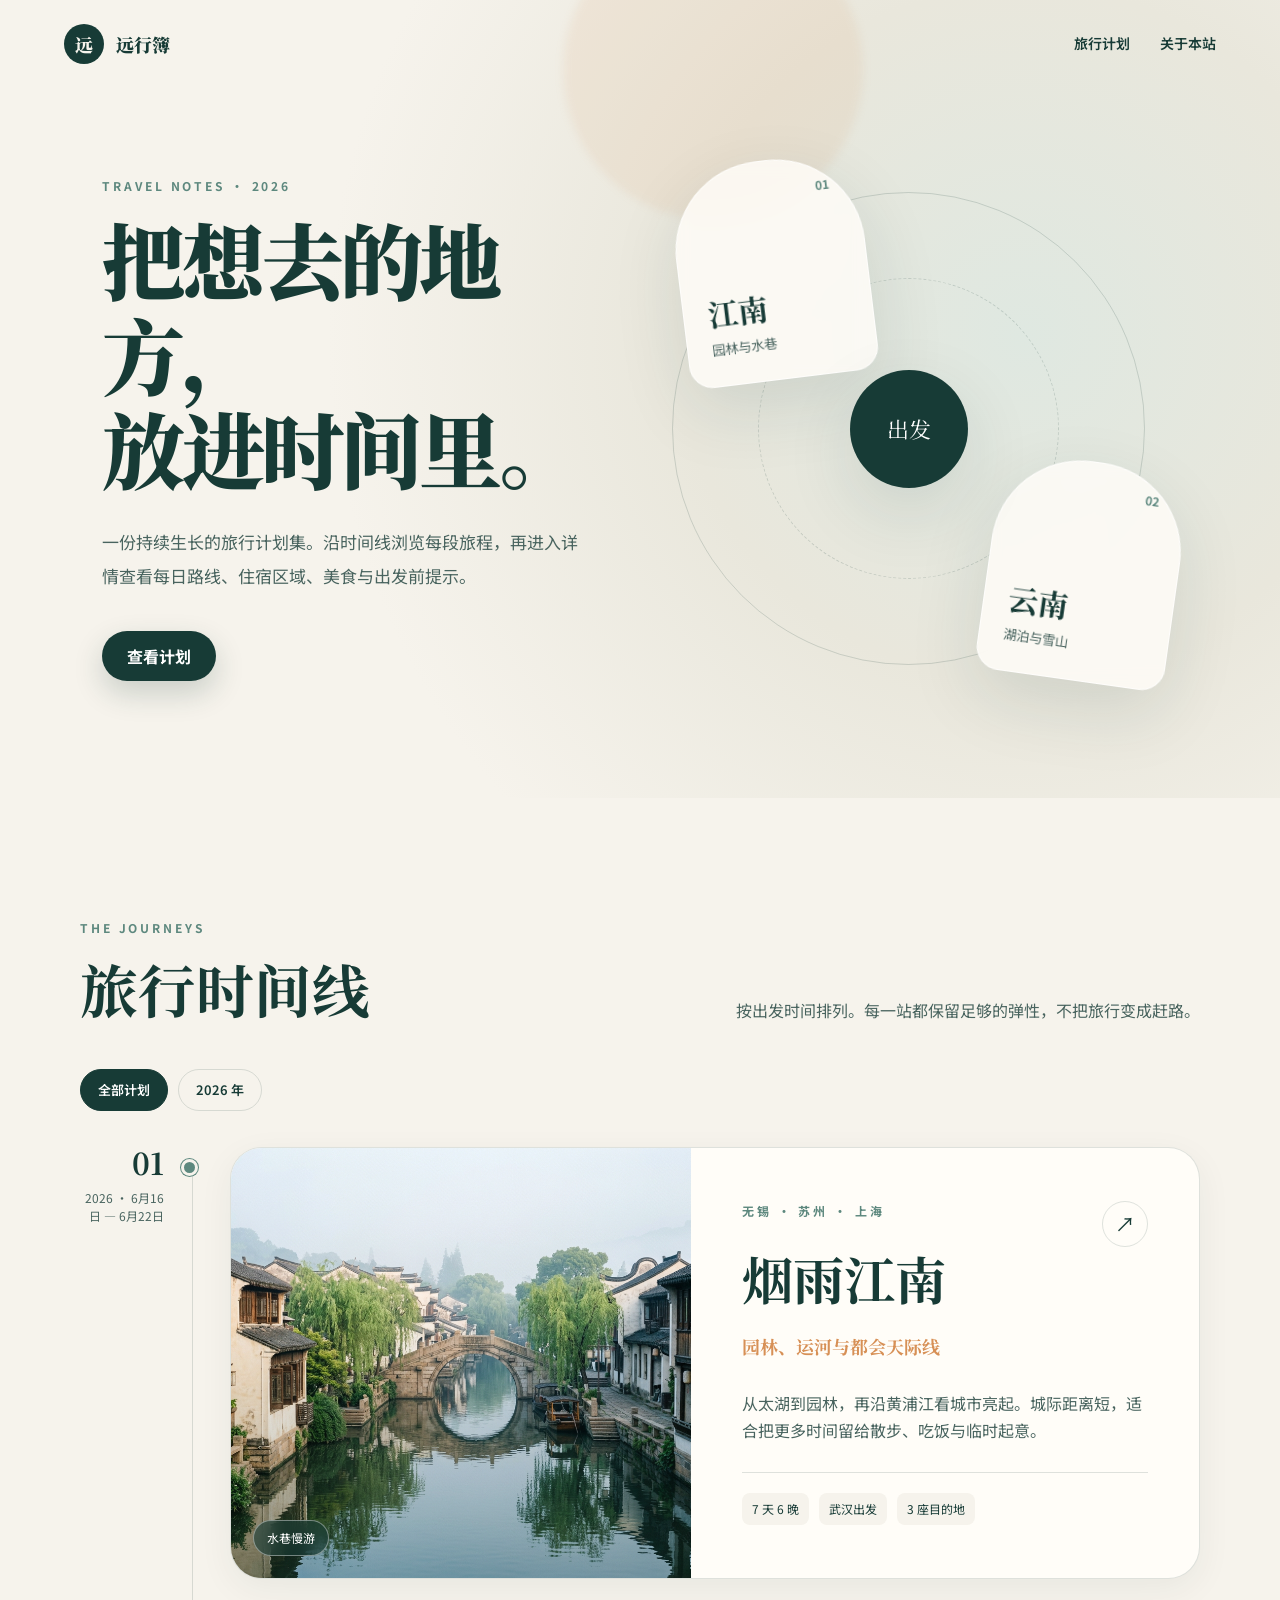
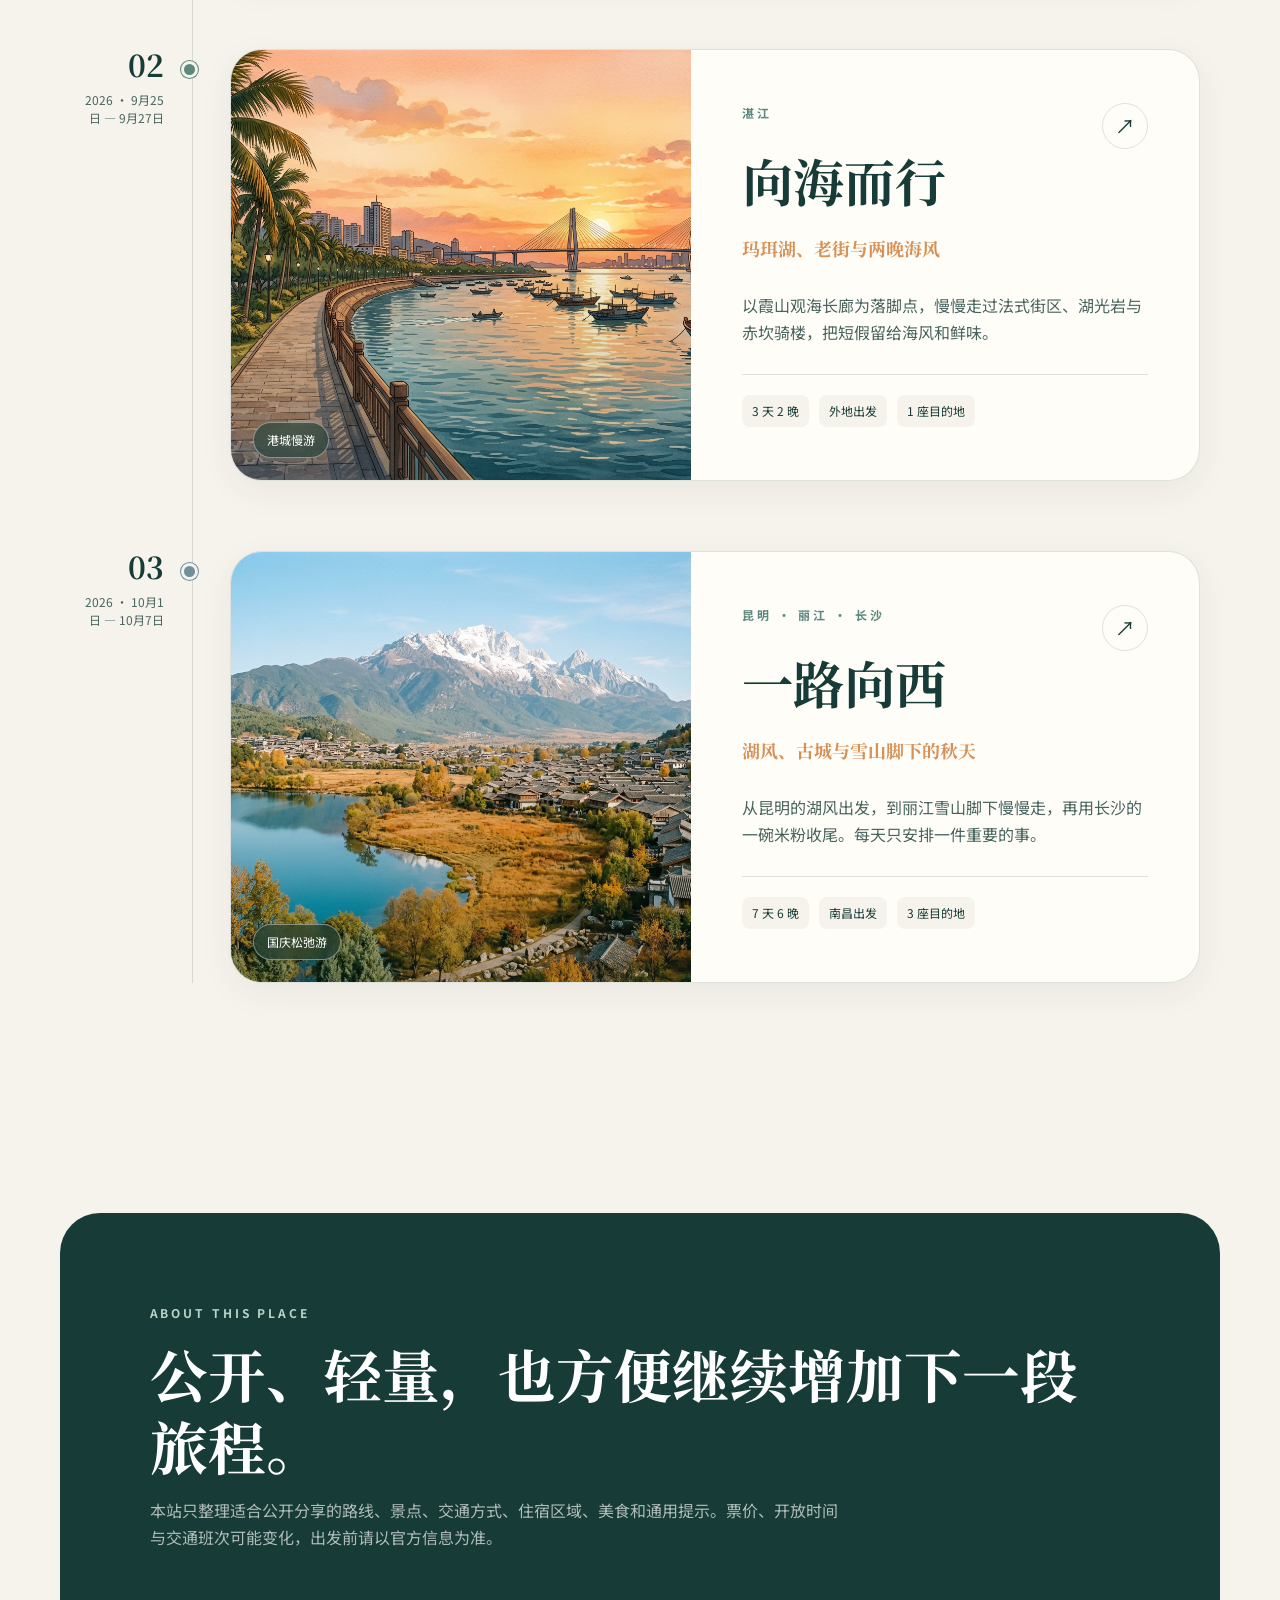
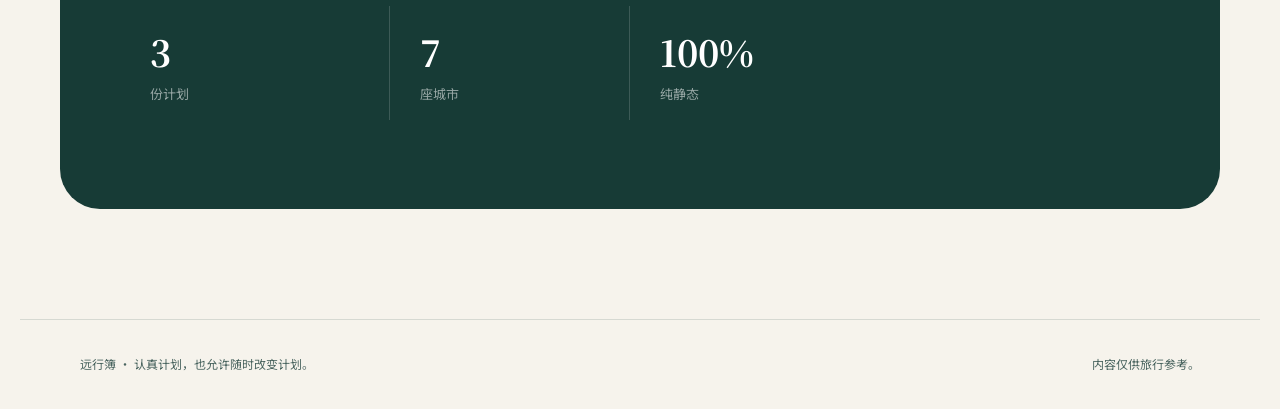
<file: index.html>
<!doctype html>
<html lang="zh-CN" data-site-version="__SITE_VERSION__">
<head>
  <meta charset="utf-8">
  <meta name="viewport" content="width=device-width, initial-scale=1">
  <meta name="description" content="按时间收藏公开旅行计划，浏览江南、云南等目的地的路线、景点与实用建议。">
  <meta name="theme-color" content="#173b36">
  <title>远行簿 · 旅行计划时间线</title>
  <script src="./assets/version-check.js"></script>
  <link rel="stylesheet" href="./assets/site.css">
</head>
<body>
  <header class="site-header">
    <a class="brand" href="./" aria-label="返回首页">
      <span class="brand-mark">远</span>
      <span>远行簿</span>
    </a>
    <nav class="site-nav" aria-label="主导航">
      <a href="#timeline">旅行计划</a>
      <a href="#about">关于本站</a>
    </nav>
  </header>

  <main>
    <section class="home-hero">
      <div class="hero-copy reveal">
        <p class="eyebrow">TRAVEL NOTES · 2026</p>
        <h1>把想去的地方，<br>放进时间里。</h1>
        <p class="hero-lead">一份持续生长的旅行计划集。沿时间线浏览每段旅程，再进入详情查看每日路线、住宿区域、美食与出发前提示。</p>
        <a class="button button-primary" href="#timeline">查看计划</a>
      </div>
      <div class="hero-orbit" aria-hidden="true">
        <div class="orbit-ring orbit-one"></div>
        <div class="orbit-ring orbit-two"></div>
        <div class="orbit-card orbit-card-a"><span>01</span><strong>江南</strong><small>园林与水巷</small></div>
        <div class="orbit-card orbit-card-b"><span>02</span><strong>云南</strong><small>湖泊与雪山</small></div>
        <div class="orbit-center">出发</div>
      </div>
    </section>

    <section class="section timeline-section" id="timeline">
      <div class="section-heading reveal">
        <div>
          <p class="eyebrow">THE JOURNEYS</p>
          <h2>旅行时间线</h2>
        </div>
        <p>按出发时间排列。每一站都保留足够的弹性，不把旅行变成赶路。</p>
      </div>
      <div class="year-filter reveal" id="year-filter" aria-label="按年份筛选"></div>
      <div class="trip-timeline" id="trip-timeline" aria-live="polite"></div>
    </section>

    <section class="section about-section" id="about">
      <div class="about-card reveal">
        <p class="eyebrow">ABOUT THIS PLACE</p>
        <h2>公开、轻量，也方便继续增加下一段旅程。</h2>
        <p>本站只整理适合公开分享的路线、景点、交通方式、住宿区域、美食和通用提示。票价、开放时间与交通班次可能变化，出发前请以官方信息为准。</p>
        <div class="about-stats">
          <div><strong id="trip-count">0</strong><span>份计划</span></div>
          <div><strong id="city-count">0</strong><span>座城市</span></div>
          <div><strong>100%</strong><span>纯静态</span></div>
        </div>
      </div>
    </section>
  </main>

  <footer class="site-footer">
    <p>远行簿 · 认真计划，也允许随时改变计划。</p>
    <p>内容仅供旅行参考。</p>
  </footer>

  <script type="module" src="./assets/home.js"></script>
</body>
</html>
</file>
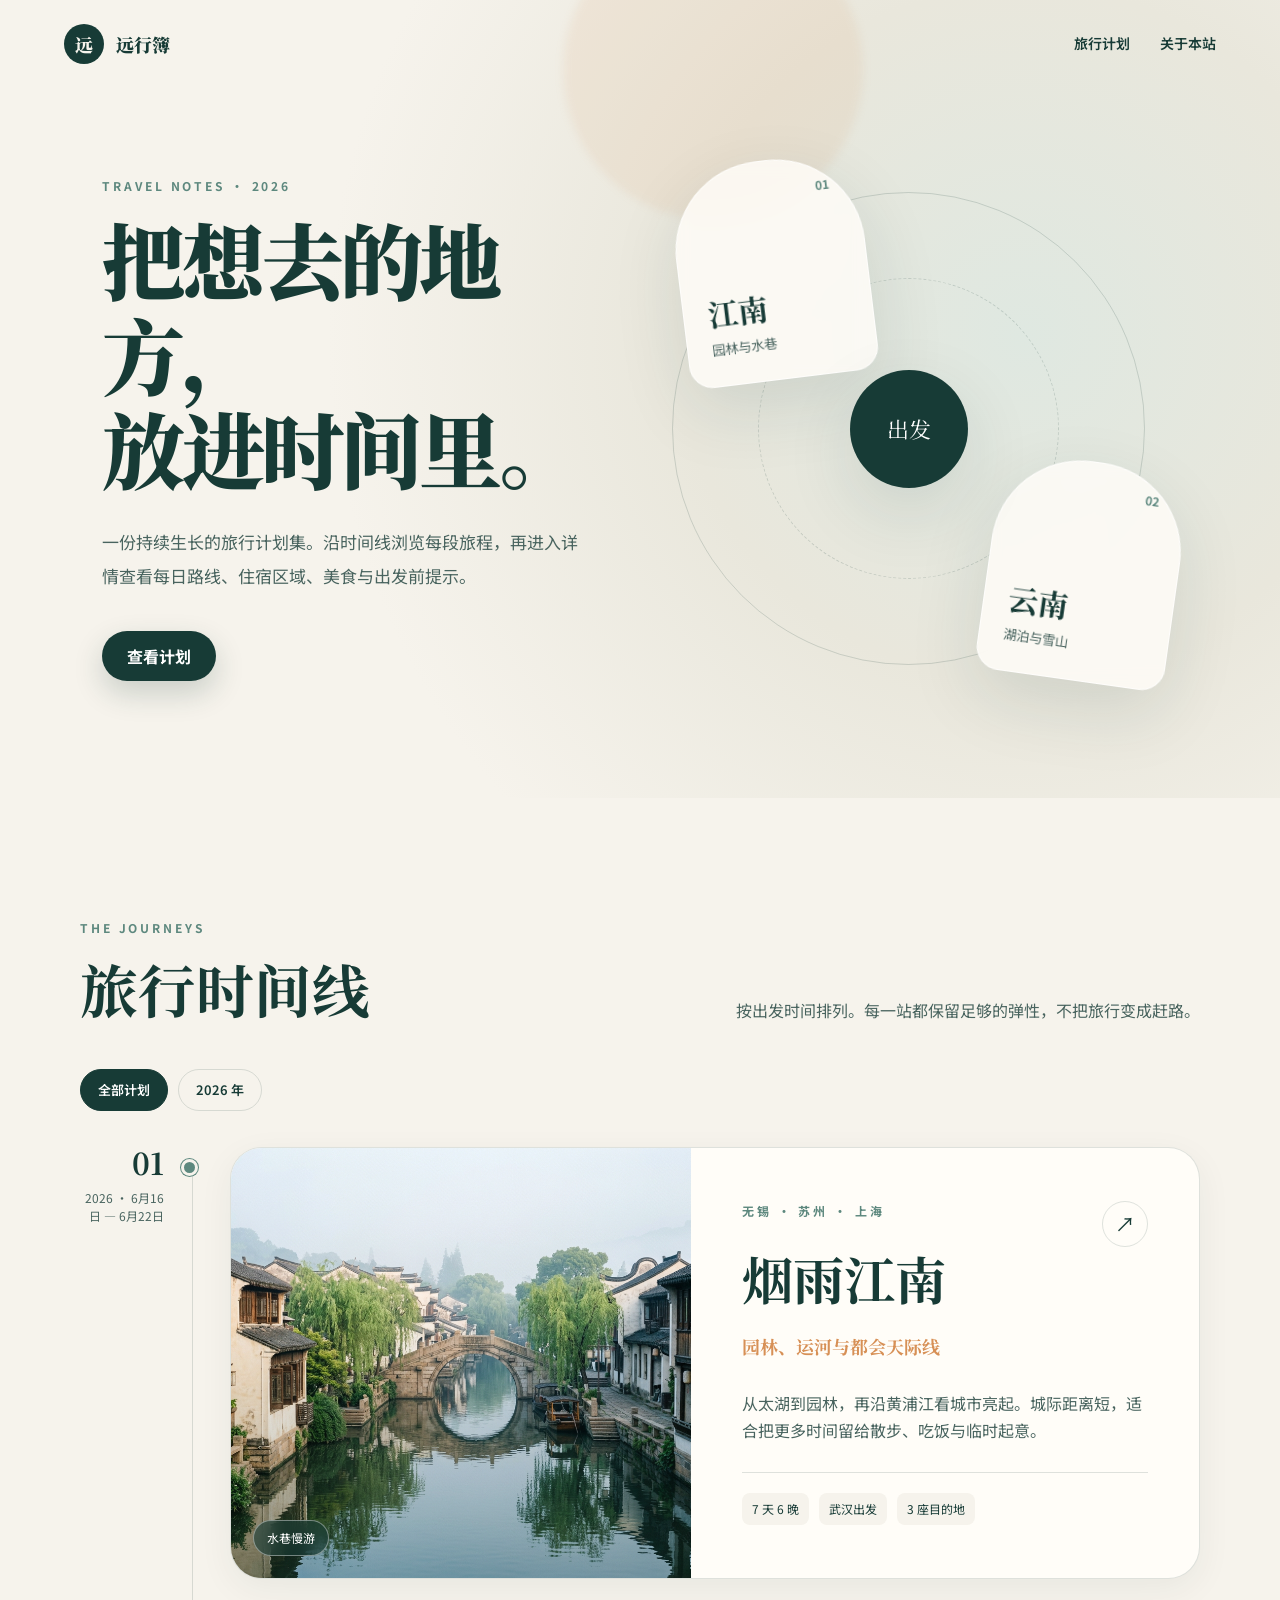
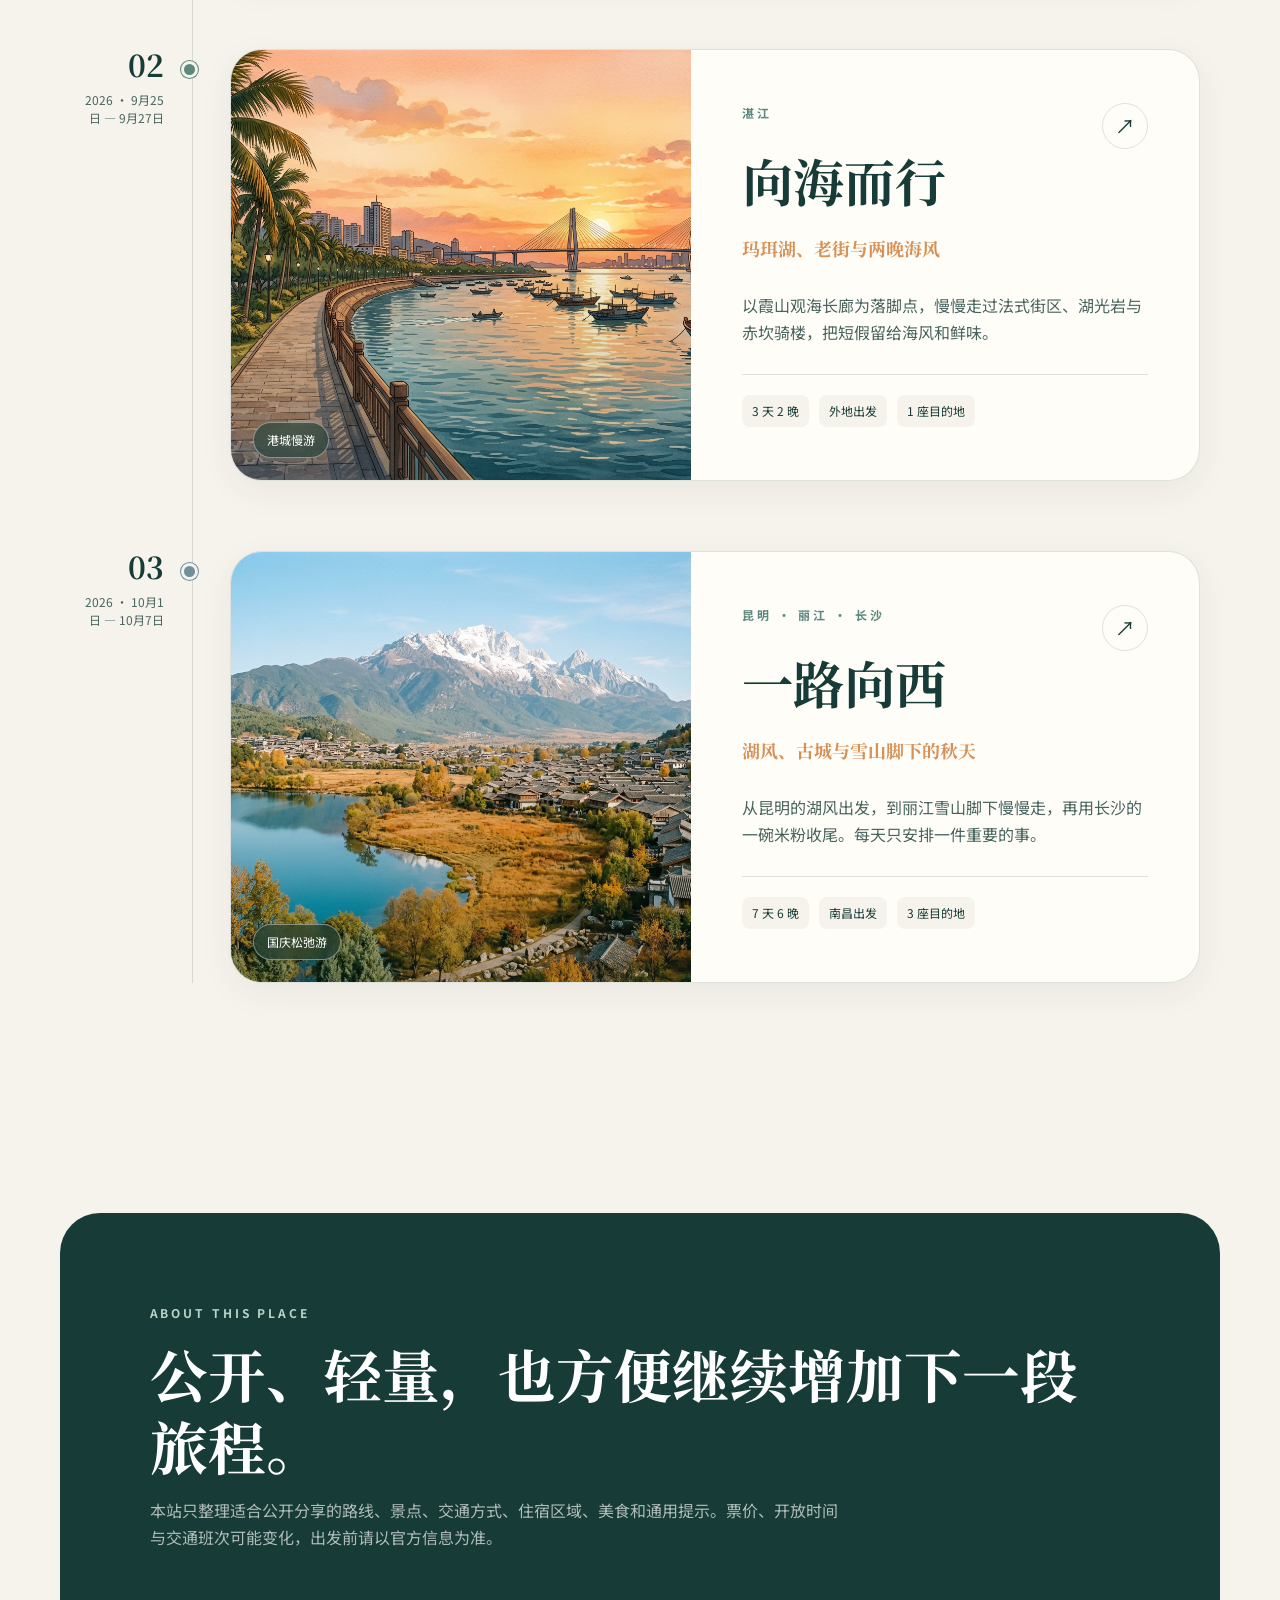
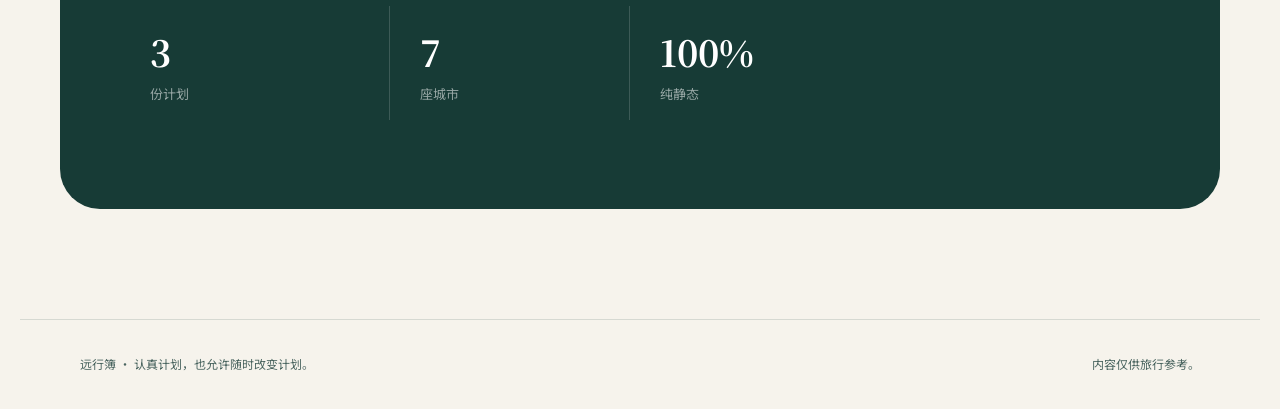
<file: trip.html>
<!doctype html>
<html lang="zh-CN">
<head>
  <meta charset="utf-8">
  <meta name="viewport" content="width=device-width, initial-scale=1">
  <meta name="robots" content="noindex">
  <title>正在打开旅行计划</title>
  <script>
    const pages = {
      'jiangnan-2026': './trips/jiangnan-2026/',
      'zhanjiang-2026': './trips/zhanjiang-2026/',
      'yunnan-2026': './trips/yunnan-2026/'
    };
    const id = new URLSearchParams(window.location.search).get('id');
    window.location.replace(pages[id] || './');
  </script>
</head>
<body>
  <p>正在打开旅行计划。如果页面没有自动跳转，请<a href="./">返回首页</a>。</p>
</body>
</html>
</file>
<file: assets/site.css>
@import url('https://fonts.googleapis.com/css2?family=Noto+Sans+SC:wght@400;500;600;700&family=Noto+Serif+SC:wght@600;700;900&display=swap');

:root {
  --ink: #173b36;
  --ink-soft: #49645f;
  --paper: #f6f3ec;
  --white: #fffdf8;
  --line: rgba(23, 59, 54, .14);
  --jade: #5d887e;
  --jade-light: #dbe6de;
  --sun: #d79056;
  --sky: #6e8f9c;
  --lavender: #8b7d9b;
  --serif: 'Noto Serif SC', 'Songti SC', serif;
  --sans: 'Noto Sans SC', 'PingFang SC', sans-serif;
  --shadow: 0 24px 70px rgba(23, 59, 54, .12);
}

* { box-sizing: border-box; }
html { scroll-behavior: smooth; }
body { margin: 0; color: var(--ink); background: var(--paper); font-family: var(--sans); line-height: 1.7; }
a { color: inherit; text-decoration: none; }
button { color: inherit; font: inherit; }
img { display: block; max-width: 100%; }

.site-header {
  position: absolute;
  inset: 0 0 auto;
  z-index: 20;
  display: flex;
  align-items: center;
  justify-content: space-between;
  max-width: 1440px;
  margin: auto;
  padding: 24px clamp(24px, 5vw, 72px);
}
.brand { display: inline-flex; align-items: center; gap: 12px; font-family: var(--serif); font-size: 18px; font-weight: 900; }
.brand-mark { display: grid; width: 40px; height: 40px; place-items: center; color: var(--paper); border-radius: 50%; background: var(--ink); }
.site-nav { display: flex; gap: 30px; font-size: 14px; font-weight: 600; }
.site-nav a { position: relative; }
.site-nav a::after { position: absolute; right: 0; bottom: -5px; left: 0; height: 1px; content: ''; background: currentColor; transform: scaleX(0); transition: transform .25s ease; }
.site-nav a:hover::after { transform: scaleX(1); }

.home-hero {
  position: relative;
  display: grid;
  min-height: 760px;
  padding: 160px clamp(24px, 8vw, 130px) 100px;
  overflow: hidden;
  background: radial-gradient(circle at 80% 42%, #dfe8e1 0, #e9e7dc 31%, var(--paper) 62%);
  grid-template-columns: minmax(0, .9fr) minmax(400px, 1.1fr);
  align-items: center;
}
.home-hero::before { position: absolute; top: -80px; left: 44%; width: 300px; height: 300px; content: ''; border-radius: 50%; background: rgba(215, 144, 86, .1); filter: blur(4px); }
.hero-copy { position: relative; z-index: 2; max-width: 680px; }
.eyebrow { margin: 0 0 14px; color: var(--jade); font-size: 12px; font-weight: 700; letter-spacing: .24em; text-transform: uppercase; }
.hero-copy h1 { margin: 0; font-family: var(--serif); font-size: clamp(52px, 6.5vw, 96px); font-weight: 900; line-height: 1.14; letter-spacing: -.045em; }
.hero-lead { max-width: 620px; margin: 30px 0 38px; color: var(--ink-soft); font-size: 17px; line-height: 2; }
.button { display: inline-flex; min-height: 50px; padding: 0 25px; align-items: center; justify-content: center; border-radius: 999px; font-weight: 700; transition: transform .25s ease, box-shadow .25s ease; }
.button:hover { transform: translateY(-3px); }
.button-primary { color: white; background: var(--ink); box-shadow: 0 12px 30px rgba(23, 59, 54, .2); }

.hero-orbit { position: relative; width: min(42vw, 590px); aspect-ratio: 1; justify-self: end; }
.orbit-ring { position: absolute; border: 1px solid rgba(23, 59, 54, .16); border-radius: 50%; }
.orbit-one { inset: 6%; }
.orbit-two { inset: 22%; border-style: dashed; animation: orbit-spin 45s linear infinite; }
.orbit-center { position: absolute; inset: 39%; display: grid; place-items: center; color: white; border-radius: 50%; background: var(--ink); font-family: var(--serif); font-size: 22px; box-shadow: var(--shadow); }
.orbit-card { position: absolute; display: flex; width: 190px; min-height: 220px; padding: 24px; flex-direction: column; justify-content: end; border: 1px solid rgba(255,255,255,.7); border-radius: 90px 90px 24px 24px; background: rgba(255,253,248,.82); box-shadow: var(--shadow); backdrop-filter: blur(12px); }
.orbit-card span { position: absolute; top: 20px; right: 28px; color: var(--jade); font-size: 12px; font-weight: 700; }
.orbit-card strong { font-family: var(--serif); font-size: 30px; }
.orbit-card small { color: var(--ink-soft); }
.orbit-card-a { top: 0; left: 7%; transform: rotate(-7deg); }
.orbit-card-b { right: 0; bottom: 3%; transform: rotate(8deg); }
@keyframes orbit-spin { to { transform: rotate(360deg); } }

.section { max-width: 1240px; margin: auto; padding: 110px clamp(24px, 5vw, 60px); }
.section-heading { display: flex; margin-bottom: 45px; align-items: end; justify-content: space-between; gap: 40px; }
.section-heading h2, .about-card h2, .transport-copy h2, .next-trip h2 { margin: 0; font-family: var(--serif); font-size: clamp(36px, 4.5vw, 58px); line-height: 1.25; }
.section-heading > p { max-width: 470px; margin: 0; color: var(--ink-soft); }
.timeline-section { padding-top: 120px; }
.year-filter { display: flex; margin-bottom: 36px; gap: 10px; }
.filter-button { padding: 9px 17px; cursor: pointer; border: 1px solid var(--line); border-radius: 999px; background: transparent; font-size: 13px; font-weight: 600; }
.filter-button.active { color: white; border-color: var(--ink); background: var(--ink); }
.trip-timeline { position: relative; }
.trip-timeline::before { position: absolute; top: 15px; bottom: 0; left: 112px; width: 1px; content: ''; background: var(--line); }
.timeline-item { display: grid; margin-bottom: 70px; grid-template-columns: 112px 1fr; }
.timeline-date { position: relative; padding-right: 28px; text-align: right; }
.timeline-date::after { position: absolute; top: 12px; right: -6px; width: 11px; height: 11px; content: ''; border: 3px solid var(--paper); border-radius: 50%; background: var(--jade); box-shadow: 0 0 0 1px var(--jade); }
.timeline-item.sky .timeline-date::after { background: var(--sky); box-shadow: 0 0 0 1px var(--sky); }
.timeline-date span { display: block; font-family: var(--serif); font-size: 30px; font-weight: 700; line-height: 1; }
.timeline-date time { display: block; margin-top: 12px; color: var(--ink-soft); font-size: 12px; line-height: 1.5; }
.trip-card { display: grid; margin-left: 38px; overflow: hidden; border: 1px solid var(--line); border-radius: 32px; background: var(--white); box-shadow: 0 10px 35px rgba(23,59,54,.06); grid-template-columns: minmax(280px, .95fr) minmax(350px, 1.05fr); transition: transform .35s ease, box-shadow .35s ease; }
.trip-card:hover { transform: translateY(-7px); box-shadow: var(--shadow); }
.trip-cover { position: relative; min-height: 430px; overflow: hidden; }
.trip-cover::after { position: absolute; inset: 0; content: ''; background: linear-gradient(to top, rgba(23,59,54,.24), transparent 60%); }
.trip-cover img { width: 100%; height: 100%; object-fit: cover; transition: transform .7s ease; }
.trip-card:hover .trip-cover img { transform: scale(1.04); }
.trip-mood { position: absolute; bottom: 22px; left: 22px; z-index: 1; padding: 7px 13px; color: white; border: 1px solid rgba(255,255,255,.4); border-radius: 999px; background: rgba(23,59,54,.58); font-size: 12px; backdrop-filter: blur(8px); }
.trip-card-body { display: flex; padding: clamp(30px, 4vw, 52px); flex-direction: column; justify-content: center; }
.trip-title-row { display: flex; align-items: start; justify-content: space-between; gap: 24px; }
.trip-title-row h3 { margin: 0; font-family: var(--serif); font-size: clamp(34px, 4vw, 52px); }
.round-arrow { display: grid; width: 46px; height: 46px; flex: 0 0 auto; place-items: center; border: 1px solid var(--line); border-radius: 50%; font-size: 20px; transition: color .25s, background .25s; }
.trip-card:hover .round-arrow { color: white; background: var(--ink); }
.trip-subtitle { margin: 9px 0 0; color: var(--sun); font-family: var(--serif); font-size: 18px; font-weight: 700; }
.trip-summary { margin: 28px 0; color: var(--ink-soft); }
.trip-meta { display: flex; padding-top: 20px; flex-wrap: wrap; gap: 10px; border-top: 1px solid var(--line); }
.trip-meta span { padding: 6px 10px; border-radius: 8px; background: var(--paper); font-size: 12px; }

.about-section { max-width: 1360px; padding-top: 50px; }
.about-card { padding: clamp(38px, 7vw, 90px); border-radius: 40px; color: white; background: var(--ink); }
.about-card .eyebrow { color: #b9d3c8; }
.about-card h2 { max-width: 930px; }
.about-card > p:not(.eyebrow) { max-width: 700px; color: rgba(255,255,255,.66); }
.about-stats { display: grid; max-width: 720px; margin-top: 55px; grid-template-columns: repeat(3, 1fr); }
.about-stats div { padding: 15px 30px 15px 0; border-right: 1px solid rgba(255,255,255,.16); }
.about-stats div:last-child { border: 0; padding-left: 30px; }
.about-stats div:nth-child(2) { padding-left: 30px; }
.about-stats strong, .about-stats span { display: block; }
.about-stats strong { font-family: var(--serif); font-size: 36px; }
.about-stats span { color: rgba(255,255,255,.55); font-size: 13px; }
.site-footer { display: flex; max-width: 1240px; margin: auto; padding: 34px clamp(24px, 5vw, 60px); justify-content: space-between; gap: 20px; color: var(--ink-soft); border-top: 1px solid var(--line); font-size: 12px; }
.site-footer p { margin: 0; }

.trip-page .site-header { position: absolute; max-width: none; color: white; }
.trip-page .brand-mark { color: var(--ink); background: var(--paper); }
.detail-hero { position: relative; display: flex; min-height: 820px; padding: 150px clamp(24px, 8vw, 130px) 80px; overflow: hidden; color: white; flex-direction: column; justify-content: end; }
.detail-hero-image, .detail-hero-overlay { position: absolute; inset: 0; width: 100%; height: 100%; }
.detail-hero-image { object-fit: cover; }
.detail-hero-overlay { background: linear-gradient(90deg, rgba(12,36,32,.87) 0, rgba(12,36,32,.54) 52%, rgba(12,36,32,.16) 100%), linear-gradient(to top, rgba(12,36,32,.72), transparent 45%); }
.detail-hero-copy { position: relative; z-index: 2; max-width: 900px; }
.back-link { display: inline-block; margin-bottom: 55px; color: rgba(255,255,255,.75); font-size: 13px; }
.detail-hero .eyebrow { color: #d9e7df; }
.detail-hero h1 { margin: 0; font-family: var(--serif); font-size: clamp(68px, 10vw, 140px); line-height: 1; letter-spacing: -.05em; }
.detail-subtitle { margin: 18px 0 24px; font-family: var(--serif); font-size: clamp(21px, 2.2vw, 31px); }
.detail-route { display: flex; align-items: center; flex-wrap: wrap; gap: 11px; color: rgba(255,255,255,.72); }
.detail-route i { color: rgba(255,255,255,.35); font-style: normal; }
.detail-hero-facts { position: relative; z-index: 2; display: grid; width: min(780px, 100%); margin-top: 55px; padding-top: 28px; border-top: 1px solid rgba(255,255,255,.25); grid-template-columns: repeat(3, 1fr); }
.detail-hero-facts span, .detail-hero-facts strong { display: block; }
.detail-hero-facts span { color: rgba(255,255,255,.55); font-size: 11px; letter-spacing: .15em; }
.detail-hero-facts strong { margin-top: 7px; font-size: 14px; }

.intro-grid { display: grid; gap: 70px; grid-template-columns: 1.25fr .75fr; align-items: center; }
.intro-copy h2 { margin: 0; font-family: var(--serif); font-size: clamp(31px, 4vw, 52px); line-height: 1.55; }
.highlight-list { border-top: 1px solid var(--line); }
.highlight-list div { display: grid; padding: 20px 0; align-items: center; border-bottom: 1px solid var(--line); grid-template-columns: 50px 1fr; }
.highlight-list span { color: var(--jade); font-family: var(--serif); font-size: 14px; }
.highlight-list p { margin: 0; font-weight: 600; }
.days-section { max-width: 1360px; }
.day-tabs { display: flex; margin-bottom: 20px; gap: 8px; overflow-x: auto; scrollbar-width: thin; }
.day-tab { min-width: 130px; padding: 18px; cursor: pointer; text-align: left; border: 1px solid var(--line); border-radius: 18px; background: rgba(255,255,255,.55); transition: color .25s, background .25s, transform .25s; }
.day-tab:hover { transform: translateY(-3px); }
.day-tab small, .day-tab strong, .day-tab span { display: block; }
.day-tab small { color: var(--ink-soft); font-size: 11px; }
.day-tab strong { margin: 4px 0; font-family: var(--serif); font-size: 19px; }
.day-tab span { overflow: hidden; font-size: 11px; text-overflow: ellipsis; white-space: nowrap; }
.day-tab.active { color: white; border-color: var(--ink); background: var(--ink); }
.day-tab.active small { color: rgba(255,255,255,.6); }
.day-panel { display: grid; min-height: 620px; padding: clamp(30px, 5vw, 65px); gap: 55px; border-radius: 34px; background: var(--white); box-shadow: var(--shadow); grid-template-columns: 140px 1fr; transition: opacity .15s, transform .15s; }
.day-panel.switching { opacity: .3; transform: translateY(4px); }
.day-number { display: flex; align-items: center; flex-direction: column; }
.day-number span { color: var(--ink-soft); font-size: 11px; letter-spacing: .25em; }
.day-number strong { font-family: var(--serif); font-size: 74px; line-height: 1.2; }
.day-heading { display: flex; align-items: end; justify-content: space-between; gap: 24px; }
.day-heading h3 { margin: 0; font-family: var(--serif); font-size: clamp(30px, 4vw, 46px); }
.energy { min-width: 150px; }
.energy span { color: var(--ink-soft); font-size: 11px; }
.energy i { display: block; height: 4px; margin-top: 8px; overflow: hidden; border-radius: 4px; background: var(--jade-light); }
.energy b { display: block; height: 100%; background: var(--sun); }
.day-summary { max-width: 720px; margin: 24px 0 36px; color: var(--ink-soft); font-size: 17px; }
.schedule-list { border-top: 1px solid var(--line); }
.schedule-item { display: grid; padding: 25px 0; border-bottom: 1px solid var(--line); grid-template-columns: 80px 38px 1fr; gap: 14px; }
.schedule-item time { color: var(--ink-soft); font-size: 12px; }
.schedule-item > span { display: grid; width: 28px; height: 28px; place-items: center; color: white; border-radius: 50%; background: var(--jade); font-size: 11px; }
.schedule-item strong { font-size: 16px; }
.schedule-item p { margin: 4px 0 0; color: var(--ink-soft); font-size: 14px; }
.day-notes { display: grid; margin-top: 28px; gap: 10px; grid-template-columns: 1fr 1fr; }
.day-notes p { margin: 0; padding: 14px 17px; border-radius: 12px; background: var(--paper); font-size: 13px; }
.day-notes span { display: inline-grid; width: 26px; height: 26px; margin-right: 9px; place-items: center; color: white; border-radius: 50%; background: var(--sun); font-weight: 700; }

.transport-band { color: white; background: var(--ink); }
.transport-inner { display: grid; gap: 80px; grid-template-columns: .8fr 1.2fr; }
.transport-copy { align-self: start; position: sticky; top: 50px; }
.transport-copy .eyebrow { color: #b9d3c8; }
.transport-copy p:last-child { max-width: 390px; color: rgba(255,255,255,.58); }
.transport-list { border-top: 1px solid rgba(255,255,255,.16); }
.transport-leg { display: grid; padding: 27px 0; align-items: center; border-bottom: 1px solid rgba(255,255,255,.16); grid-template-columns: 58px 1fr; }
.transport-leg > span { color: #9fc3b5; font-family: var(--serif); }
.transport-leg strong { font-size: 17px; }
.transport-leg p { margin: 3px 0 0; color: rgba(255,255,255,.5); font-size: 13px; }
.guide-section { max-width: 1360px; }
.guide-grid { display: grid; gap: 18px; grid-template-columns: repeat(3, 1fr); }
.guide-card { padding: 34px; border: 1px solid var(--line); border-radius: 28px; background: var(--white); }
.guide-icon { display: grid; width: 48px; height: 48px; place-items: center; color: white; border-radius: 16px; background: var(--jade); font-family: var(--serif); font-weight: 700; }
.guide-card h3 { margin: 25px 0 18px; font-family: var(--serif); font-size: 25px; }
.guide-item { padding: 17px 0; border-top: 1px solid var(--line); }
.guide-item strong { font-size: 14px; }
.guide-item p { margin: 6px 0 0; color: var(--ink-soft); font-size: 13px; }
.guide-card-dark { color: white; background: var(--ink); }
.guide-card-dark .guide-icon { color: var(--ink); background: var(--paper); }
.guide-card-dark ol { padding: 0; list-style: none; counter-reset: tips; }
.guide-card-dark li { position: relative; padding: 16px 0 16px 40px; color: rgba(255,255,255,.7); border-top: 1px solid rgba(255,255,255,.14); counter-increment: tips; font-size: 13px; }
.guide-card-dark li::before { position: absolute; left: 0; content: '0' counter(tips); color: #9fc3b5; font-family: var(--serif); }
.next-trip { padding-top: 80px; padding-bottom: 140px; text-align: center; }
.next-trip h2 { margin-bottom: 36px; }
.not-found, .trip-loading { display: flex; min-height: 80vh; padding: 140px 24px; align-items: center; justify-content: center; text-align: center; flex-direction: column; }
.not-found h1 { max-width: 800px; margin: 0; font-family: var(--serif); font-size: clamp(40px, 7vw, 72px); }
.not-found p:not(.eyebrow) { color: var(--ink-soft); }

.reveal { opacity: 0; transform: translateY(24px); transition: opacity .7s ease var(--delay, 0ms), transform .7s ease var(--delay, 0ms); }
.reveal.visible { opacity: 1; transform: none; }

@media (max-width: 960px) {
  .home-hero { min-height: 900px; grid-template-columns: 1fr; }
  .hero-copy { padding-top: 40px; }
  .hero-orbit { width: min(90vw, 500px); margin-top: 40px; justify-self: center; }
  .trip-card { grid-template-columns: 1fr; }
  .trip-cover { min-height: 330px; }
  .intro-grid, .transport-inner { grid-template-columns: 1fr; }
  .transport-copy { position: static; }
  .guide-grid { grid-template-columns: 1fr 1fr; }
  .guide-card-dark { grid-column: 1 / -1; }
}

@media (max-width: 680px) {
  .site-header { padding: 18px 20px; }
  .site-nav { gap: 16px; font-size: 12px; }
  .site-nav a:nth-child(2) { display: none; }
  .brand { font-size: 16px; }
  .brand-mark { width: 35px; height: 35px; }
  .home-hero { min-height: 790px; padding: 130px 22px 70px; }
  .hero-copy h1 { font-size: 52px; }
  .hero-lead { font-size: 15px; }
  .hero-orbit { width: 330px; }
  .orbit-card { width: 130px; min-height: 165px; padding: 16px; }
  .orbit-card strong { font-size: 23px; }
  .orbit-card small { font-size: 10px; }
  .orbit-center { font-size: 15px; }
  .section { padding: 80px 20px; }
  .section-heading { display: block; }
  .section-heading > p { margin-top: 14px; }
  .trip-timeline::before { left: 7px; }
  .timeline-item { grid-template-columns: 20px 1fr; }
  .timeline-date { padding: 0; text-align: left; }
  .timeline-date::after { top: 16px; right: auto; left: 2px; }
  .timeline-date span, .timeline-date time { display: none; }
  .trip-card { margin-left: 18px; border-radius: 24px; }
  .trip-cover { min-height: 260px; }
  .trip-card-body { padding: 27px; }
  .round-arrow { width: 40px; height: 40px; }
  .about-card { border-radius: 28px; }
  .about-stats { grid-template-columns: 1fr; }
  .about-stats div, .about-stats div:nth-child(2), .about-stats div:last-child { padding: 14px 0; border-right: 0; border-bottom: 1px solid rgba(255,255,255,.15); }
  .site-footer { display: block; }
  .site-footer p + p { margin-top: 7px; }
  .detail-hero { min-height: 720px; padding: 130px 22px 55px; }
  .detail-hero h1 { font-size: 66px; }
  .back-link { margin-bottom: 40px; }
  .detail-hero-facts { gap: 15px; grid-template-columns: 1fr; }
  .day-panel { min-height: auto; padding: 26px; grid-template-columns: 1fr; gap: 15px; }
  .day-number { align-items: start; flex-direction: row; gap: 8px; }
  .day-number strong { font-size: 32px; }
  .day-heading { display: block; }
  .energy { margin-top: 15px; }
  .schedule-item { grid-template-columns: 58px 28px 1fr; gap: 8px; }
  .day-notes { grid-template-columns: 1fr; }
  .guide-grid { grid-template-columns: 1fr; }
  .guide-card-dark { grid-column: auto; }
}

@media (prefers-reduced-motion: reduce) {
  *, *::before, *::after { scroll-behavior: auto !important; animation-duration: .01ms !important; animation-iteration-count: 1 !important; transition-duration: .01ms !important; }
  .reveal { opacity: 1; transform: none; }
}
</file>
